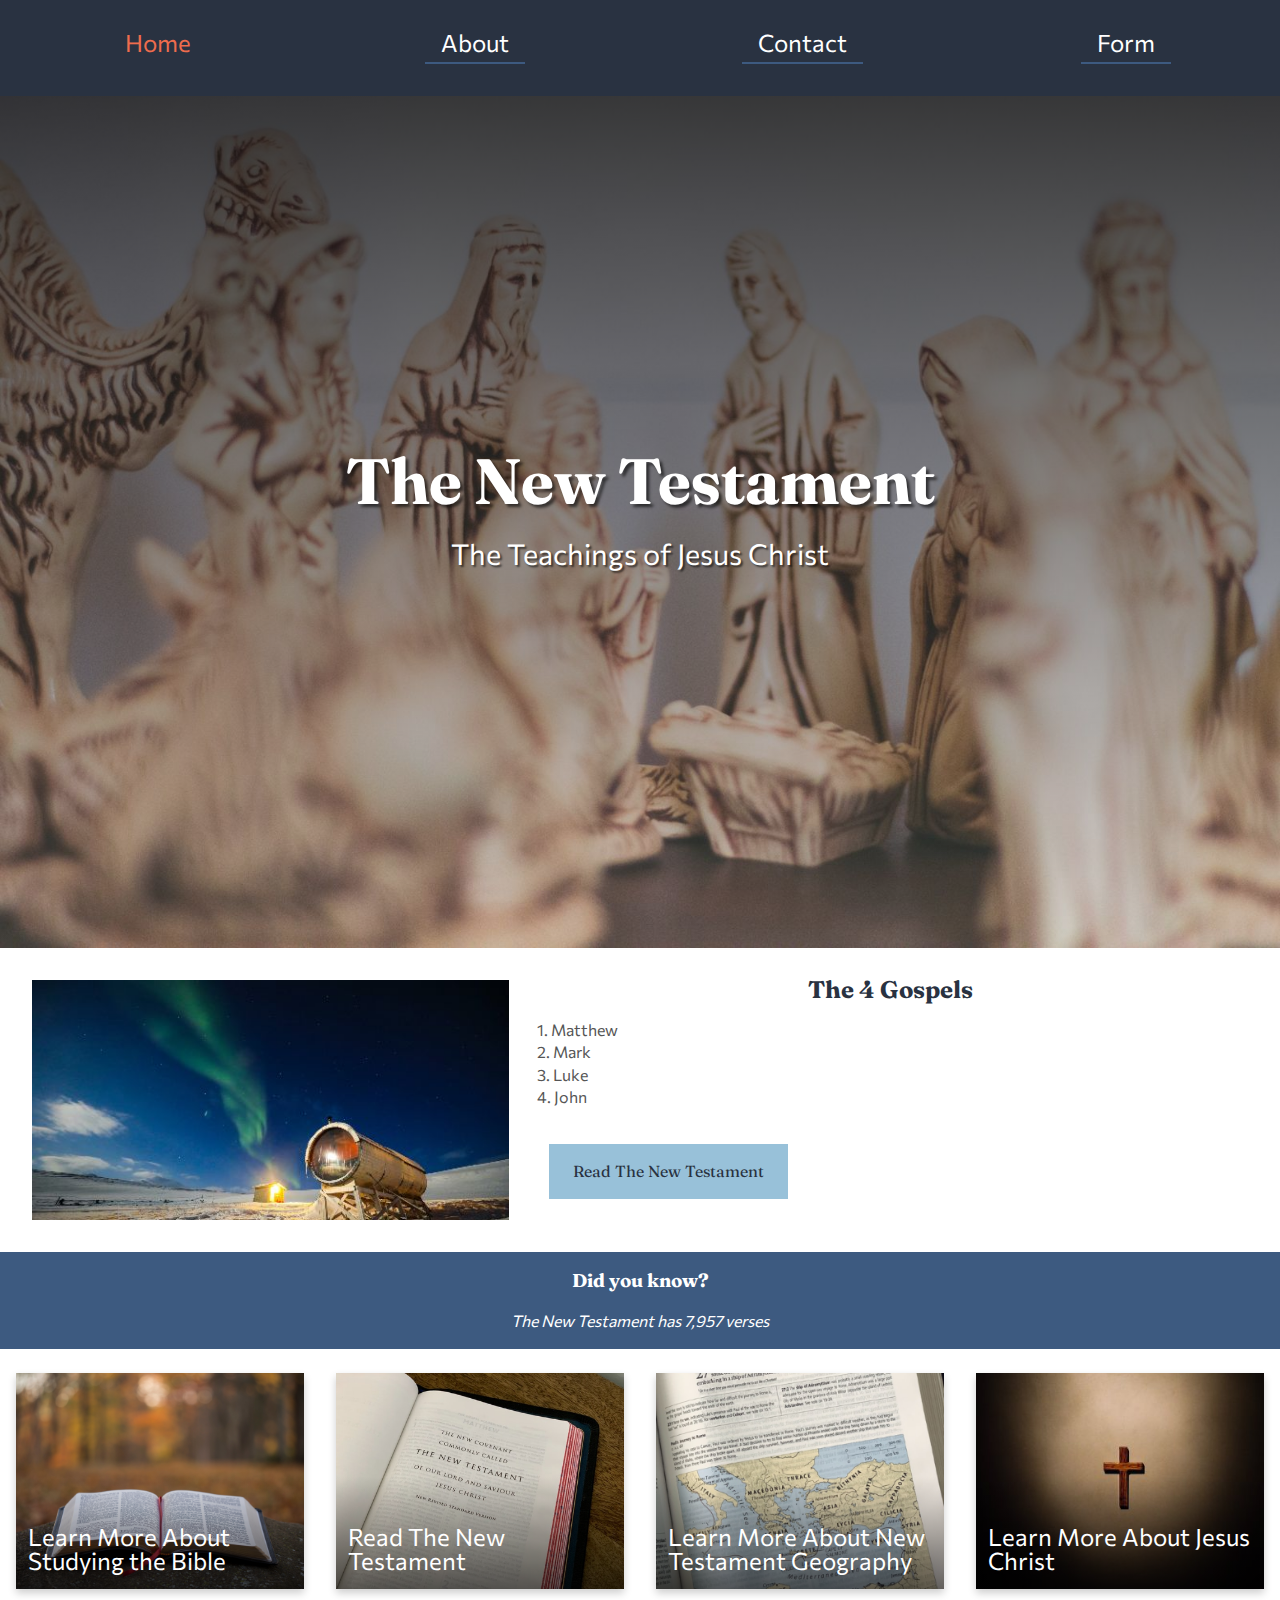
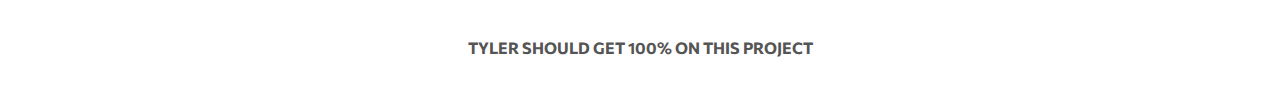
<file: index.html>
<!DOCTYPE html>
<html lang="en">

<head>

    <meta charset="UTF-8">
    <meta http-equiv="X-UA-Compatible" content="IE=edge">
    <meta name="viewport" content="width=device-width, initial-scale=1.0">
    <meta name="description" content="This is a website for Tyler Sheffield's New Testament Project">
    <meta property="og:title" content="Tyler's New Testament Project" />
    <meta property="og:description" content="This is a website for Tyler Sheffield's New Testament Project" />
    <meta property="og:image" content="images/biblencross.svg">
    <meta property="og:type" content="website" />
    <meta property="og:url" content="https://tbsheff.github.io/NewTestamentPage/" />
    <meta property="og:site_name" content="The New Testament" />
    <link rel="apple-touch-icon" sizes="180x180" href="./apple-touch-icon.png">
    <link rel="icon" type="image/png" sizes="32x32" href="./favicon-32x32.png">
    <link rel="icon" type="image/png" sizes="16x16" href="./favicon-16x16.png">
    <link rel="manifest" href="./site.webmanifest">
    <link rel="shortcut icon" href="./favicon.ico">
    <link rel="stylesheet" href="Styles/normalize.css">
    <link rel="preconnect" href="https://fonts.googleapis.com">
    <link rel="preconnect" href="https://fonts.gstatic.com" crossorigin>
    <link
        href="https://fonts.googleapis.com/css2?family=Commissioner:wght@400;700&family=Fraunces:ital,wght@0,400;0,700;1,400&display=swap"
        rel="stylesheet">
    <link rel="stylesheet" href="Styles/main.css">
    <meta name="msapplication-TileColor" content="#da532c">
    <meta name="msapplication-config" content="./browserconfig.xml">
    <meta name="theme-color" content="#ffffff">
    <title>The New Testament</title>
    <script>
        window.addEventListener("DOMContentLoaded", () => {
            document.querySelector(".menu-icon").addEventListener("click", () => {
                document.querySelector(".main-menu").classList.toggle("menu-show");
            });
        });
    </script>
</head>
<body>
<header>
    <div class="main-menu">
        <div class="menu-icon">
            <svg viewbox="0 0 60 60" width="60px" height="60px">
                <line x1="5%" y1="50%" x2="95%" y2="50%" />
                <line x1="5%" y1="50%" x2="95%" y2="50%" />
            </svg>
        </div>
    <nav>
        <ul>
            <li>
                <div class="active-page">Home</div>
            </li>
            <li><a href="about">About</a></li>
            <li><a href="contact">Contact</a></li>
            <li><a href="form">Form</a></li>
        </ul>
    </nav>
    </div>
</header>


    
    <div class="hero">
        <picture>
            <source srcset="images/nativityscene1.jpg" media="(min-width: 901px)">
            <source srcset="images/stainedglass900.jpg" media="(min-width: 401px)">
            <source srcset="images/nativityscene400.jpg" media="(max-width: 400px)">
            <img src="images/mountain900.jpg" alt="Mountain Landscape">
        </picture>
        <div class="overlay">
            <div class="text-group">
                <h1>The New Testament</h1>
                <p>The Teachings of Jesus Christ</p>
            </div>
        </div>
    </div>

    <article class="panel">

        <div class="text-wrapper">
            <h2>The 4 Gospels</h2>

            <ol>
                <li>Matthew</li>
                <li>Mark</li>
                <li>Luke</li>
                <li>John</li>
            </ol>
            <a class="button" href="https://www.churchofjesuschrist.org/study/scriptures/nt?lang=eng" target="_blank"
                rel="noopener">Read The New Testament</a>
        </div>
            <div class="image-wrapper left">
                <img src="images/arcticscene.jpg" alt="The Northern Lights over an Arctic scene">
            </div>
    </article>

    <aside>
        <h3>Did you know?</h3>
        <!--  <figure> <img src="images/nightsky.jpg" alt="Night Sky">
            <figcaption>The Night Sky</figcaption> 
        </figure> -->
        <p><em>The New Testament has 7,957 verses</em></p>
    </aside>

    <div class="cards">
        <div class="card">
            <div class="img-wrapper">
                <a href=""><img src="images/biblelandscape.png" alt="Bible open on a table"></a>
            </div>
            <p>Learn More About Studying the Bible</p>
        </div>
        <div class="card">
            <div class="img-wrapper">
                <a href=""><img src="images/newtestamentcoverpage.png" alt="The New Testament Cover Page"></a>
            </div>
            <p>Read The New Testament</p>
        </div>
        <div class="card">
            <div class="img-wrapper">
                <a href=""><img src="images/biblemapsqr.png" alt="Bible Map"></a>
            </div>
            <p>Learn More About New Testament Geography</p>
        </div>
        <div class="card">
            <div class="img-wrapper">
                <a href=""><img src="images/cross.jpg" alt="Illuminated Cross"></a>
            </div>
            <p>Learn More About Jesus Christ</p>
        </div>
    </div>
    <footer>
        <p><strong>TYLER SHOULD GET 100% ON THIS PROJECT</strong></p>
    </footer>
</body>

</html>
</file>
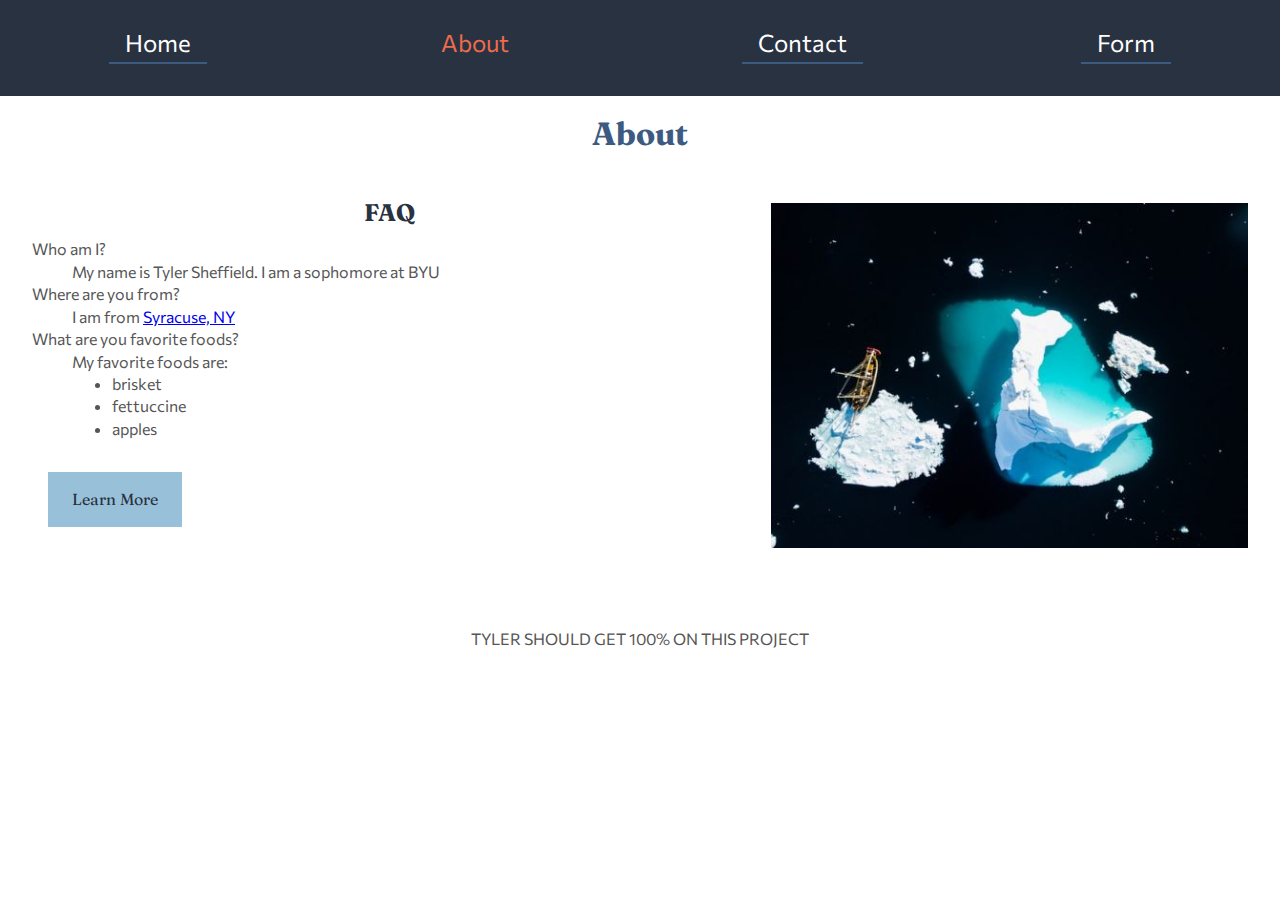
<file: about/index.html>
<!DOCTYPE html>
<html lang="en">

<head>
    <meta charset="UTF-8">
    <meta http-equiv="X-UA-Compatible" content="IE=edge">
    <meta name="viewport" content="width=device-width, initial-scale=1.0">
    <meta name="description" content="This is a website for Tyler Sheffield's New Testament Project">
    <meta property="og:title" content="Tyler's New Testament Project" />
    <meta property="og:description" content="This is a website for Tyler Sheffield's New Testament Project" />
    <meta property="og:image" content="../images/biblencross.svg">
    <meta property="og:type" content="website" />
    <meta property="og:url" content="https://tbsheff.github.io/NewTestamentPage/" />
    <meta property="og:site_name" content="The New Testament" />
    <link rel="apple-touch-icon" sizes="180x180" href="../apple-touch-icon.png">
    <link rel="icon" type="image/png" sizes="32x32" href="../favicon-32x32.png">
    <link rel="icon" type="image/png" sizes="16x16" href="../favicon-16x16.png">
    <link rel="manifest" href="../site.webmanifest">
    <link rel="shortcut icon" href="../favicon.ico">
    <link rel="stylesheet" href="../Styles/normalize.css">
    <link rel="preconnect" href="https://fonts.googleapis.com">
    <link rel="preconnect" href="https://fonts.gstatic.com" crossorigin>
    <link
        href="https://fonts.googleapis.com/css2?family=Commissioner:wght@400;700&family=Fraunces:ital,wght@0,400;0,700;1,400&display=swap"
        rel="stylesheet">
    <link rel="stylesheet" href="../Styles/main.css">
    <meta name="msapplication-TileColor" content="#da532c">
    <meta name="msapplication-config" content="../browserconfig.xml">
    <meta name="theme-color" content="#ffffff">
    <title>About </title>
    <script>
        window.addEventListener("DOMContentLoaded", () => {
            document.querySelector(".menu-icon").addEventListener("click", () => {
                document.querySelector(".main-menu").classList.toggle("menu-show");
            });
        });
    </script>
</head>
<body>
<header>
    <div class="main-menu">
        <div class="menu-icon">
            <svg viewbox="0 0 60 60" width="60px" height="60px">
                <line x1="5%" y1="50%" x2="95%" y2="50%" />
                <line x1="5%" y1="50%" x2="95%" y2="50%" />
            </svg>
        </div>
        <nav>
            <ul>
                <li> <a href="../index.html">Home</a>
                </li>
                <li>
                    <div class="active-page">About</div>
                </li>
                <li><a href="../contact">Contact</a></li>
                <li><a href="../form">Form</a></li>
            </ul>
        </nav>
    </div>
</header>


    <h1>About</h1>

    <article class="panel">
            <div class="text-wrapper left">
                <h2>FAQ</h2>
                <dl>
                    <dt>
                        Who am I?
                    </dt>
                    <dd>My name is Tyler Sheffield. I am a sophomore at BYU</dd>
                    <dt>Where are you from?</dt>
                    <dd>I am from <a href="https://goo.gl/maps/FftPrsbkxceLrB8Q7" target="_blank">Syracuse, NY</a>
                    </dd>
                    <dt>What are you favorite foods?</dt>
                    <dd>My favorite foods are:
                        <ul>
                            <li>brisket</li>
                            <li>fettuccine</li>
                            <li>apples</li>
                        </ul>
                    </dd>
                </dl>
                <a class="button">Learn More</a>
            </div>

        <div class="image-wrapper">
            <img src="../images/shipscene.jpg" alt="Ship and iceberg at sea">
        </div>
    </article>


   
    <footer>
        <p>TYLER SHOULD GET 100% ON THIS PROJECT</p>
    </footer>
</body>

</html>
</file>
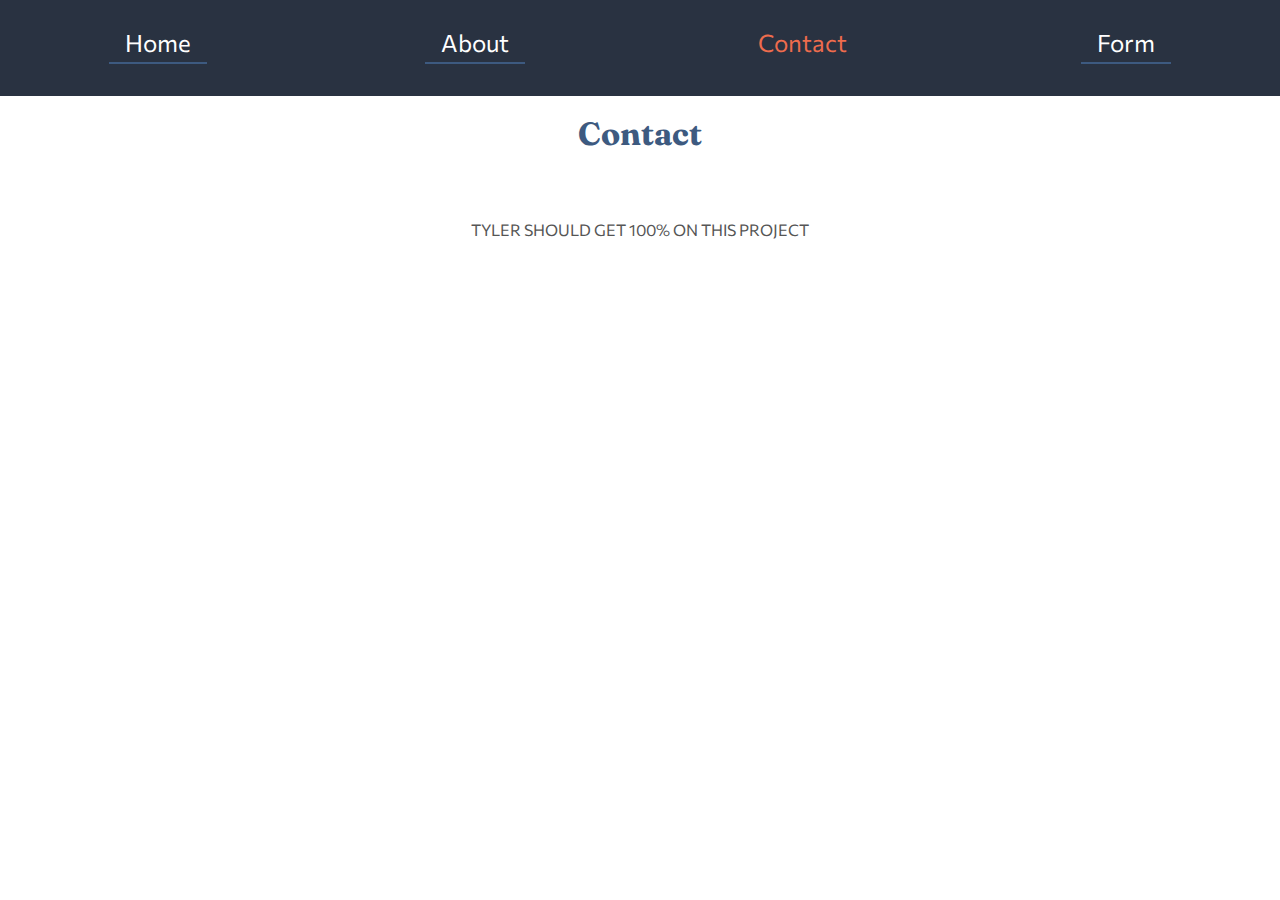
<file: contact/index.html>
<!DOCTYPE html>
<html lang="en">

<head>
    <meta charset="UTF-8">
    <meta http-equiv="X-UA-Compatible" content="IE=edge">
    <meta name="viewport" content="width=device-width, initial-scale=1.0">
    <meta name="description" content="This is a website for Tyler Sheffield's New Testament Project">
    <meta property="og:title" content="Tyler's New Testament Project" />
    <meta property="og:description" content="This is a website for Tyler Sheffield's New Testament Project" />
    <meta property="og:image" content="../images/biblencross.svg">
    <meta property="og:type" content="website" />
    <meta property="og:url" content="https://tbsheff.github.io/NewTestamentPage/" />
    <meta property="og:site_name" content="The New Testament" />
    <link rel="apple-touch-icon" sizes="180x180" href="../apple-touch-icon.png">
    <link rel="icon" type="image/png" sizes="32x32" href="../favicon-32x32.png">
    <link rel="icon" type="image/png" sizes="16x16" href="../favicon-16x16.png">
    <link rel="manifest" href="../site.webmanifest">
    <link rel="shortcut icon" href="../favicon.ico">
    <link rel="stylesheet" href="../Styles/normalize.css">
    <link rel="preconnect" href="https://fonts.googleapis.com">
    <link rel="preconnect" href="https://fonts.gstatic.com" crossorigin>
    <link
        href="https://fonts.googleapis.com/css2?family=Commissioner:wght@400;700&family=Fraunces:ital,wght@0,400;0,700;1,400&display=swap"
        rel="stylesheet">
    <link rel="stylesheet" href="../Styles/main.css">
    <meta name="msapplication-TileColor" content="#da532c">
    <meta name="msapplication-config" content="../browserconfig.xml">
    <meta name="theme-color" content="#ffffff">
    <title>Contact </title>
    <script>
        window.addEventListener("DOMContentLoaded", () => {
            document.querySelector(".menu-icon").addEventListener("click", () => {
                document.querySelector(".main-menu").classList.toggle("menu-show");
            });
        });
    </script>

</head>
<body>
<header>
    <div class="main-menu">
        <div class="menu-icon">
            <svg viewbox="0 0 60 60" width="60px" height="60px">
                <line x1="5%" y1="50%" x2="95%" y2="50%" />
                <line x1="5%" y1="50%" x2="95%" y2="50%" />
            </svg>
        </div>
        <nav>
            <ul>
                <li> <a href="../index.html">Home</a>
                </li>
                <li>
                    <a href="../about">About</a>
                </li>
                <li><div class="active-page">Contact</div></li>
                <li><a href="../form">Form</a></li>
            </ul>
        </nav>
    </div>
</header>


    <main>
        <h1>Contact</h1>
    </main>


    <footer>
        <p>TYLER SHOULD GET 100% ON THIS PROJECT</p>
    </footer>
</body>

</html>
</file>
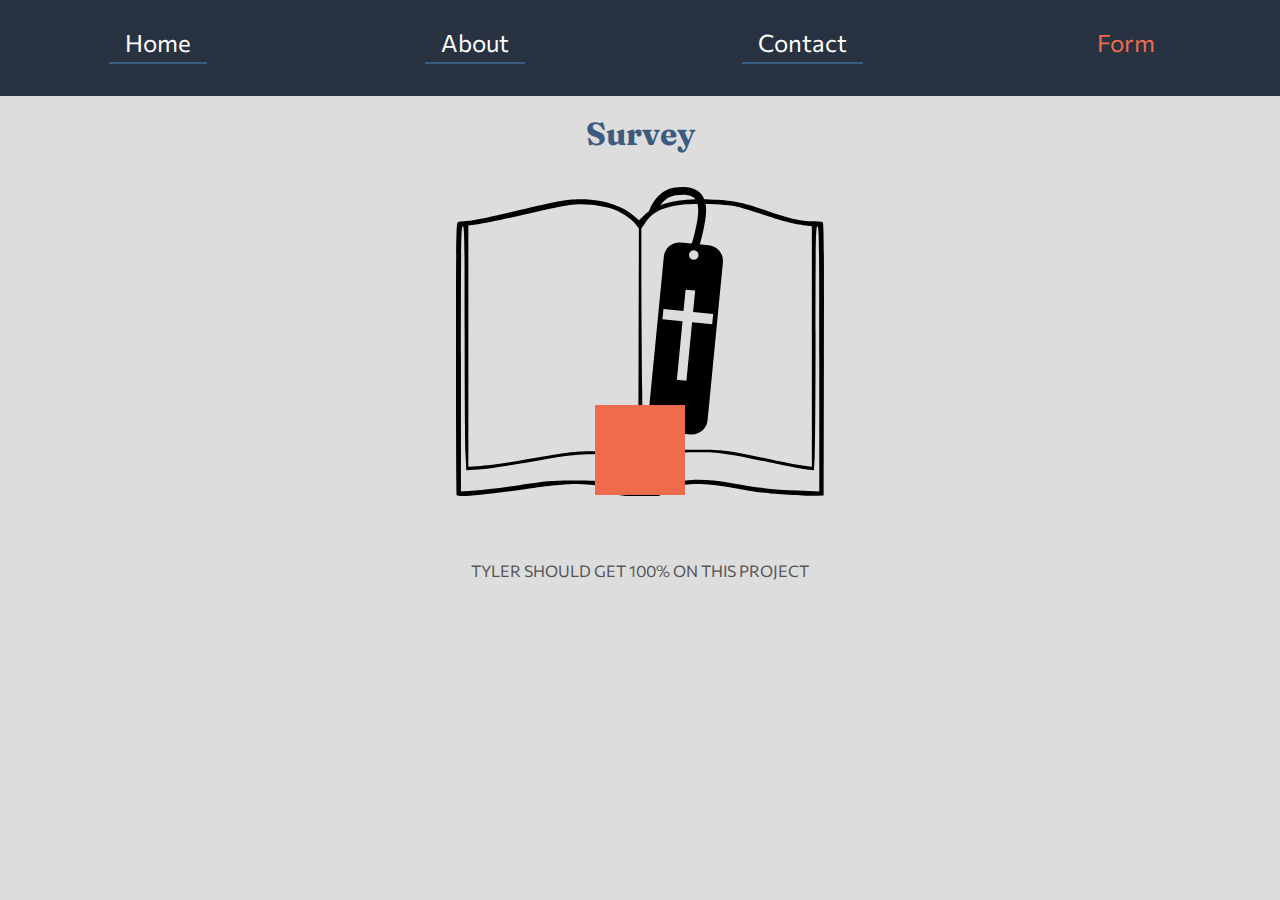
<file: form/index.html>
<!DOCTYPE html>
<html lang="en">

<head>
    <meta charset="UTF-8">
    <meta http-equiv="X-UA-Compatible" content="IE=edge">
    <meta name="viewport" content="width=device-width, initial-scale=1.0">
    <meta name="description" content="This is a website for Tyler Sheffield's New Testament Project">
    <meta property="og:title" content="Tyler's New Testament Project" />
    <meta property="og:description" content="This is a website for Tyler Sheffield's New Testament Project" />
    <meta property="og:image" content="../images/biblencross.svg">
    <meta property="og:type" content="website" />
    <meta property="og:url" content="https://tbsheff.github.io/NewTestamentPage/" />
    <meta property="og:site_name" content="The New Testament" />
    <link rel="apple-touch-icon" sizes="180x180" href="../apple-touch-icon.png">
    <link rel="icon" type="image/png" sizes="32x32" href="../favicon-32x32.png">
    <link rel="icon" type="image/png" sizes="16x16" href="../favicon-16x16.png">
    <link rel="manifest" href="../site.webmanifest">
    <link rel="shortcut icon" href="../favicon.ico">
    <link rel="stylesheet" href="../Styles/normalize.css">
    <link rel="preconnect" href="https://fonts.googleapis.com">
    <link rel="preconnect" href="https://fonts.gstatic.com" crossorigin>
    <link
        href="https://fonts.googleapis.com/css2?family=Commissioner:wght@400;700&family=Fraunces:ital,wght@0,400;0,700;1,400&display=swap"
        rel="stylesheet">
    <link rel="stylesheet" href="../Styles/main.css">
    <meta name="msapplication-TileColor" content="#da532c">
    <meta name="msapplication-config" content="../browserconfig.xml">
    <meta name="theme-color" content="#ffffff">
    <title>Form </title>
    <script>
        window.addEventListener("DOMContentLoaded", () => {
            document.querySelector(".menu-icon").addEventListener("click", () => {
                document.querySelector(".main-menu").classList.toggle("menu-show");
            });
        });
    </script>
</head>
<body class="form">
<header>
    <div class="main-menu">
        <div class="menu-icon">
            <svg viewbox="0 0 60 60" width="60px" height="60px">
                <line x1="5%" y1="50%" x2="95%" y2="50%" />
                <line x1="5%" y1="50%" x2="95%" y2="50%" />
            </svg>
        </div>
        <nav>
            <ul>
                <li> <a href="../index.html">Home</a>
                </li>
                <li><a href="../about">About</a></li>
                <li><a href="../contact">Contact</a></li>
                <li><div class="active-page">Form</div></li>
            </ul>
        </nav>
    </div>
</header>


<main>
    <h1>Survey</h1>
    
    <div class="loader">
        <div></div>
        <div></div>
        <div></div>
        <div></div>
        <div></div>
        <div></div>
        <div></div>
        <div></div>
        <div></div>
      </div>
      <!-- <div class="svg">
        <svg viewbox="0 0 120 120" width="200" height="200">

        <circle cx="60" cy="60" r="57.5" stroke="blue" fill="yellow" stroke-width="5" />
        <circle cx="40" cy="40" r="10" stroke="black" fill="black" stroke-width="2.5" />
        <circle cx="80" cy="40" r="10" stroke="black" fill="black" stroke-width="2.5" />
        <rect x="35" y="75" width="50" height="10" />

    </svg>
</div> -->
    <div class="cross"><img src="../images/biblencross.svg" alt="Bible and Cross"></div>
</main>
    <footer>
        <p>TYLER SHOULD GET 100% ON THIS PROJECT</p>
    </footer>
</body>

</html>
</file>
<file: Styles/main.css>
:root {
    --burnt-sierra: #ee6c4d;
    --slate: #293241;
    --pale-cerulean: #98c1d9;
    --prussian-blue: #3d5a80;
}

* {
    box-sizing: border-box;
}

img {
    width: 100%;
    height: auto;
    display: block;
}

.button {
    display: inline-block;
    text-align: center;
    background-color: var(--pale-cerulean);
    color: var(--slate);
    padding: 1em 1.5em;
    border: 1px solid #000;
    cursor: pointer;
    font-family: 'Fraunces', serif;
    margin-left: 50px;
    margin-top: 25px;
    margin-bottom: 25px;
    text-decoration: none;
    border: none;
    overflow: hidden;
    position: relative;
    transition: transform 300ms;
}

.button:hover {
    background-color: var(--burnt-sierra);
    color: var(--slate);
    transform: scale(0.8);
    overflow: hidden;
    text-decoration: none;
    border: none;


}

p {
    font-family: 'Commissioner', sans-serif;
    color: #555;
}

article {
    font-family: 'Commissioner', sans-serif;
    color: #555;
}

picture {
    margin: none;
    padding: none;
}

picture img {
    width: 100%;
    margin-left: none;
    padding-left: none;
}

body {
    font-family: 'Commissioner', sans-serif;
    color: #555;
    line-height: 1.4rem;
    display: flex;
    flex-direction: column;
    flex-wrap: wrap;
    flex: 1 1 0;
    margin: 0;
}

main {
    align-self: center;
    max-width: 45rem;
}

h1 {
    font-family: 'Fraunces', serif;
    color: var(--prussian-blue);
    line-height: 2rem;
    text-align: center;
}

h2 {
    font-family: 'Fraunces', serif;
    color: var(--slate);
    line-height: 1.2rem;
}

h3 {
    font-family: 'Fraunces', serif;
    color: var(--slate);
    line-height: 1.3rem;
}



ol {
    padding: 4px;
}

main {
    align-self: center;
    margin: 0;
    padding: 0 1rem;

}

head {
    padding-right: 1rem;
    padding-left: 1rem;
}

footer {
    margin-top: 3rem;
}

.cards {
    display: flex;
    flex-direction: column;
    flex-wrap: wrap;
    gap: 1rem;
    flex: 1 1 40%;
    width: 100%;
    height: 100%;
    font-size: 2rem;
    line-height: 2rem;
    padding-left: 1rem;
    padding-right: 1rem;
    padding-top: 1.5rem;
}

.card {
    box-shadow: 0 4px 8px 0 rgba(0, 0, 0, 0.2);
    transition: 300ms;
    position: relative;
    overflow: hidden;
    width: 100%;
    height: 100%;
}



.card::after {
    display: inline-block;
    position: relative;

    width: 100%;
}

.img-wrapper {
    overflow: hidden;
    position: relative;
    object-fit: cover;
    display: block;
    aspect-ratio: 4 / 3;
    height: 100%;
    margin: 0;
}

.card a {
    display: block;
    width: 100%;
    height: 100%;
}

.card:hover {
    box-shadow: 0 4px 16px 0 rgba(0, 0, 0, 0.2);
    cursor: pointer;
}

.card:hover img {
    transform: scale(1.2);
    filter: grayscale(0.9);
    transition: 500ms;
}

.card:hover::after img {
    background-image: linear-gradient(to top, white, black);
    opacity: 0.85;
    content: '';
    position: absolute;
}

.card img {
    height: 100%;
    transition: transform 500ms;
    object-fit: cover;
}

.card p {
    position: absolute;
    bottom: 0;
    left: 0;
    right: 0;
    color: #fff;
    background: linear-gradient(to bottom,
            transparent 0,
            rgba(0, 0, 0, 0.6) 100%);
    padding: 3rem .75rem 1rem;
    z-index: 1;
    margin: 0;
}

/* .card:hover p {
    position: absolute;
  bottom: 0;
  left: 0;
  right: 0;
  color: #fff;
  background: linear-gradient(
    to bottom,
    transparent 0,
    rgba(0, 0, 0, 0.6) 100%
  );
  padding: 3rem .5rem .75rem;
  z-index: 1;
} */

.hero {
    position: relative;
    width: 100vw;
}

.hero .overlay {
    display: flex;
    position: absolute;
    align-items: center;
    top: 0;
    bottom: 0;
    left: 0;
    right: 0;
     padding-bottom: 1.5rem;
    background: linear-gradient(to bottom, rgba(0, 0, 0, 0.75), transparent 100%);
}

.hero .text-group {
    text-align: center;
    width: 100%;
    margin-top: 2rem;
}

.hero h1 {
    margin: 0;
    color: white;
    font-size: 4rem;
    line-height: 3.5rem;
    text-shadow: 3px 3px 3px rgba(0, 0, 0, 0.6);
}


.hero p {
    font-family: "Commissioner", sans-serif;
    color: white;
    font-size: 1.8rem;
    line-height: 2rem;
    text-shadow: 2px 2px 2px rgba(0, 0, 0, 0.6);
}


.form {
    background-color: #ddd;
    height: 100%;
}

.loader {
    width: 90px;
    height: 90px;
    display: flex;
    flex-wrap: wrap;
    align-items: center;
    justify-content: center;
    position: fixed;
    top: 50vh;
    left: 50vw;
    margin-top: -45px;
    margin-left: -45px;
    padding: 0;
    align-self: center;
}

.loader div {

    width: 30px;
    height: 30px;
    background-color: var(--burnt-sierra);
    animation: cube-grid 1300ms infinite ease-in-out;
}

.loader div:nth-child(1) {
    animation-delay: 200ms;
}

.loader div:nth-child(2) {
    animation-delay: 300ms;
}

.loader div:nth-child(3) {
    animation-delay: 400ms;
}

.loader div:nth-child(4) {
    animation-delay: 100ms;
}

.loader div:nth-child(5) {
    animation-delay: 200ms;
}

.loader div:nth-child(6) {
    animation-delay: 300ms;
}

.loader div:nth-child(7) {
    animation-delay: 0s;
}

.loader div:nth-child(8) {
    animation-delay: 100ms;
}

.loader div:nth-child(9) {
    animation-delay: 200ms;
}



.form .svg {
    position: relative;
}

.cross {
    padding: 1rem;
    width: 25rem;
    align-self: center;
}

nav ul {
    margin: 0;
    padding: 0;
    display: flex;
    list-style-type: none;
    justify-content: space-around;
    gap: 0rem;
    flex: 2 1 0;
}

nav {
    background-color: var(--slate);
    width: 100%;
    font-size: 1.5rem;
    padding-bottom: 1rem;
}

nav li {
    color: white;
    padding: 1rem;
    display: block;
    position: relative;
    align-self: center;
    list-style-type: none;
}

nav a {
    display: inline-block;
    padding: 1rem;
    padding-bottom: 0.5rem;
    color: white;
    margin: 0;
}

nav li:hover {
    transform: grayscale(70%);
}

footer {
    padding: 2rem;
    justify-content: center;
    text-align: center;
    margin: 0;
    overflow: hidden;
}

aside {
    text-align: center;
    background-color: var(--prussian-blue);
    color: white;
}

aside p {
    color: white;
}

aside h3 {
    color: white;
}

ol {
    list-style-position: inside;
}

.active-page {
    padding: 1rem;
    padding-bottom: 0.5rem;
}





.main-menu .menu-icon {
    position: fixed;
    top: 1.5rem;
    left: 1.5rem;
    width: 60px;
    height: 60px;
    background-color: rgba(0, 0, 0, 0.8);
    border-radius: 50%;

    display: flex;
    align-items: center;
    justify-content: center;
    z-index: 2;
}

.main-menu svg {
    stroke: var(--burnt-sierra);
    stroke-width: 4px;
    stroke-linecap: round;
    padding: 12px;
}

.main-menu svg line {
    transform-origin: center;
    transition: transform 200ms ease;
}

.main-menu svg line:first-child {
    transform: translateY(8px);
}

.main-menu svg line:last-child {
    transform: translateY(-8px);
}

.menu-show .menu-icon {
    background-color: transparent;
}

.menu-show svg line {
    stroke: white;
    stroke-width: 5px;
}

.menu-show svg line:first-child {
    transform: rotate(135deg);
}

.menu-show svg line:last-child {
    transform: rotate(-135deg);
}

nav {
    margin: 2rem 1.5rem 6rem;
    position: fixed;
    top: 0;
    left: 0;
    right: 0;
    bottom: 0;
    margin: 0;
    background-color: var(--prussian-blue);
    display: flex;
    transform: translateX(-100vw);
    transition: transform 400ms;
    z-index: 1;
}

.menu-show nav {
    transform: translateX(0);
}

nav ul {
    display: flex;
    justify-content: center;
    gap: 2rem;
    list-style-type: none;
    flex-direction: column;
    margin: 0 auto;
    padding: 0;
    padding-top: 1rem;
    max-width: 80rem;

}

nav a {
    display: block;
    padding: 1rem;
    font-size: 1.4rem;
    color: floralwhite;
}

nav a:not([href]) {
    color: white;
}


nav a[href]:hover {
    color: whitesmoke;
}

nav a {
    height: 100%;
    border-bottom: 2px solid var(--prussian-blue);
    font-size: 1em;
    transition: all 0.25s linear;
    position: relative;
    text-decoration: none;
    padding-bottom: -3px;
    color: white;
}


.active-page {
    color: var(--burnt-sierra);
}

.panel {
    max-width: none;
    display: flex;
    flex-wrap: nowrap;
    justify-content: space-around;
    align-items: flex-start;
    height: auto;
    flex-direction: column-reverse;
    margin-top: 2rem;
    padding: 1rem;
    padding-bottom: 3rem;
    gap: 2rem;

}

.panel .button {
    align-self: center;
    margin: 1rem;
}

.panel .image-wrapper {
    flex: 1 1 0%;
}

.panel .text-wrapper {
    flex: 1 1 0%;

}

.panel h2 {
    margin: 0;
    text-align: center;
}

.left {
    order: 0;
}

@media (min-width: 600px) {
    .main-menu .menu-icon {
        display: none;
    }

    nav ul {
        margin: 0;
        padding: 0;
        display: flex;
        flex-direction: row;
        list-style-type: none;
        justify-content: space-around;
        gap: 0rem;
        flex: 2 1 0%;
    }

    nav {
        background-color: var(--slate);
        width: 100%;
        font-size: 1.5rem;
        padding-bottom: 1rem;
        transform: translateX(0);
        transition: 0;
        flex-direction: row;
        position: relative;
    }

    nav li {
        color: white;
        padding: 1rem;
        display: block;
        position: relative;
        height: 100%;
        align-self: center;
        list-style-type: none;
    }

    nav a {
        display: inline-block;
        padding: 1rem;
        padding-bottom: 0.5rem;
        color: white;
        margin: 0;
    }

    nav li:hover {
        transform: grayscale(70%);
    }

    nav a {
        height: 100%;
        border-bottom: 2px solid var(--prussian-blue);
        font-size: 1em;
        transition: all 0.25s linear;
        position: relative;
        text-decoration: none;
        padding-bottom: -3px;
        color: white;
    }

    nav a::before {
        content: "";
        display: block;
        width: 100%;
        height: 2px;
        background-color: var(--burnt-sierra);
        position: absolute;
        left: 0;
        bottom: -2px;
        transform-origin: left;
        transform: scale(0);
        transition: 0.25s linear;
        transform-origin: right;
    }

    nav a:hover::before {
        transform: scale(1);
        transform-origin: left;
    }

     .cards {
         flex-direction: row;
         flex-wrap: wrap;
         justify-content: center;
         gap: 2rem;
         font-size: 1.5rem;
         line-height: 1.5rem;
     }

     .card {
         flex-direction: row;
         flex-basis: 40%;
     }

     .panel {
         flex-direction: row;
         gap: 1.5rem;
         margin: 2rem;
         padding: 0;
         overflow: hidden;
     }

     .panel .left {
         order: -1;
     }

     .panel .text-wrapper {
         flex: 1 1 60%;
     }

     .panel .image-wrapper {
         flex: 1 1 40%;
     }
}


@media (min-width: 1000px) {
    .cards {
        flex-direction: row;
        flex-wrap: nowrap;
        justify-content: center;
        gap: 2rem;
    }
}


@keyframes cube-grid {

    0%,
    70%,
    100% {
        transform: scale(1);
    }

    35% {
        transform: scale(0);
        opacity: 0.6;

        transform: scale3D(0, 0, 1, 45deg);
        opacity: 0.1;
    }
}
</file>
